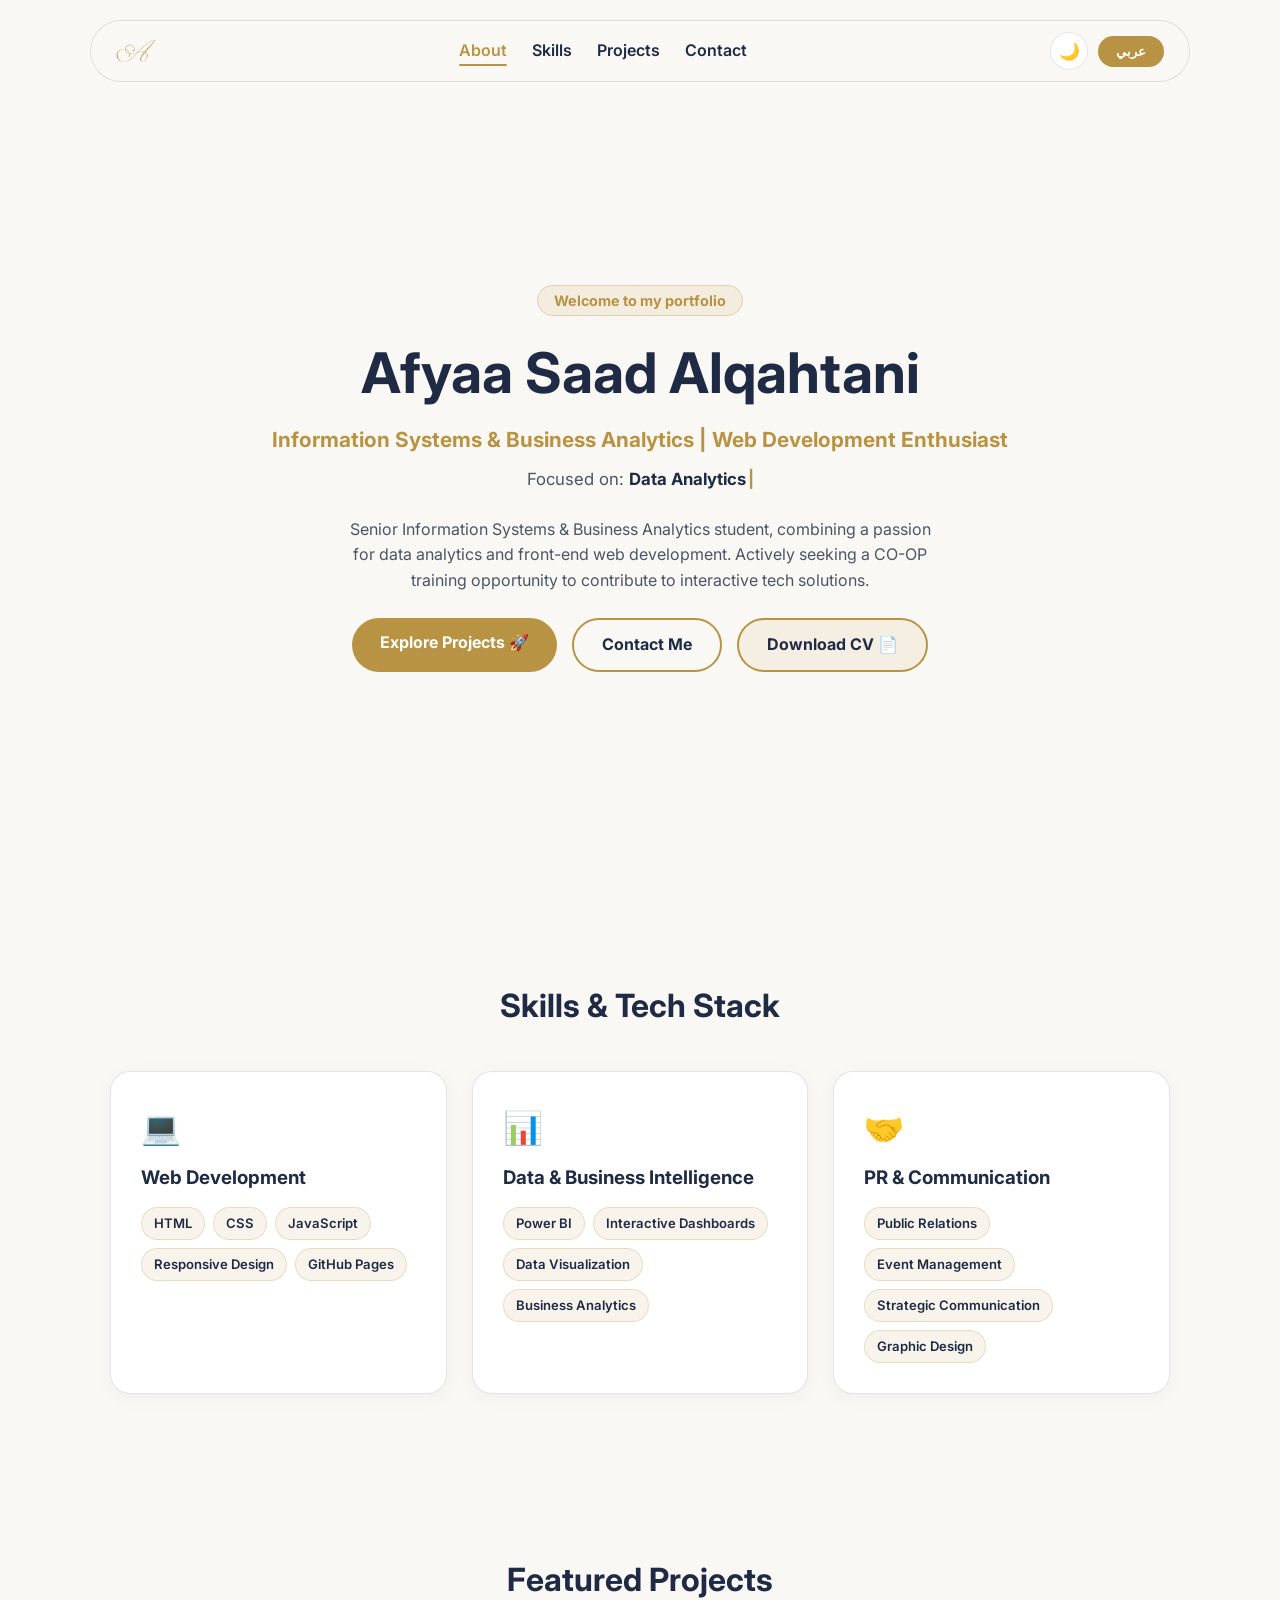
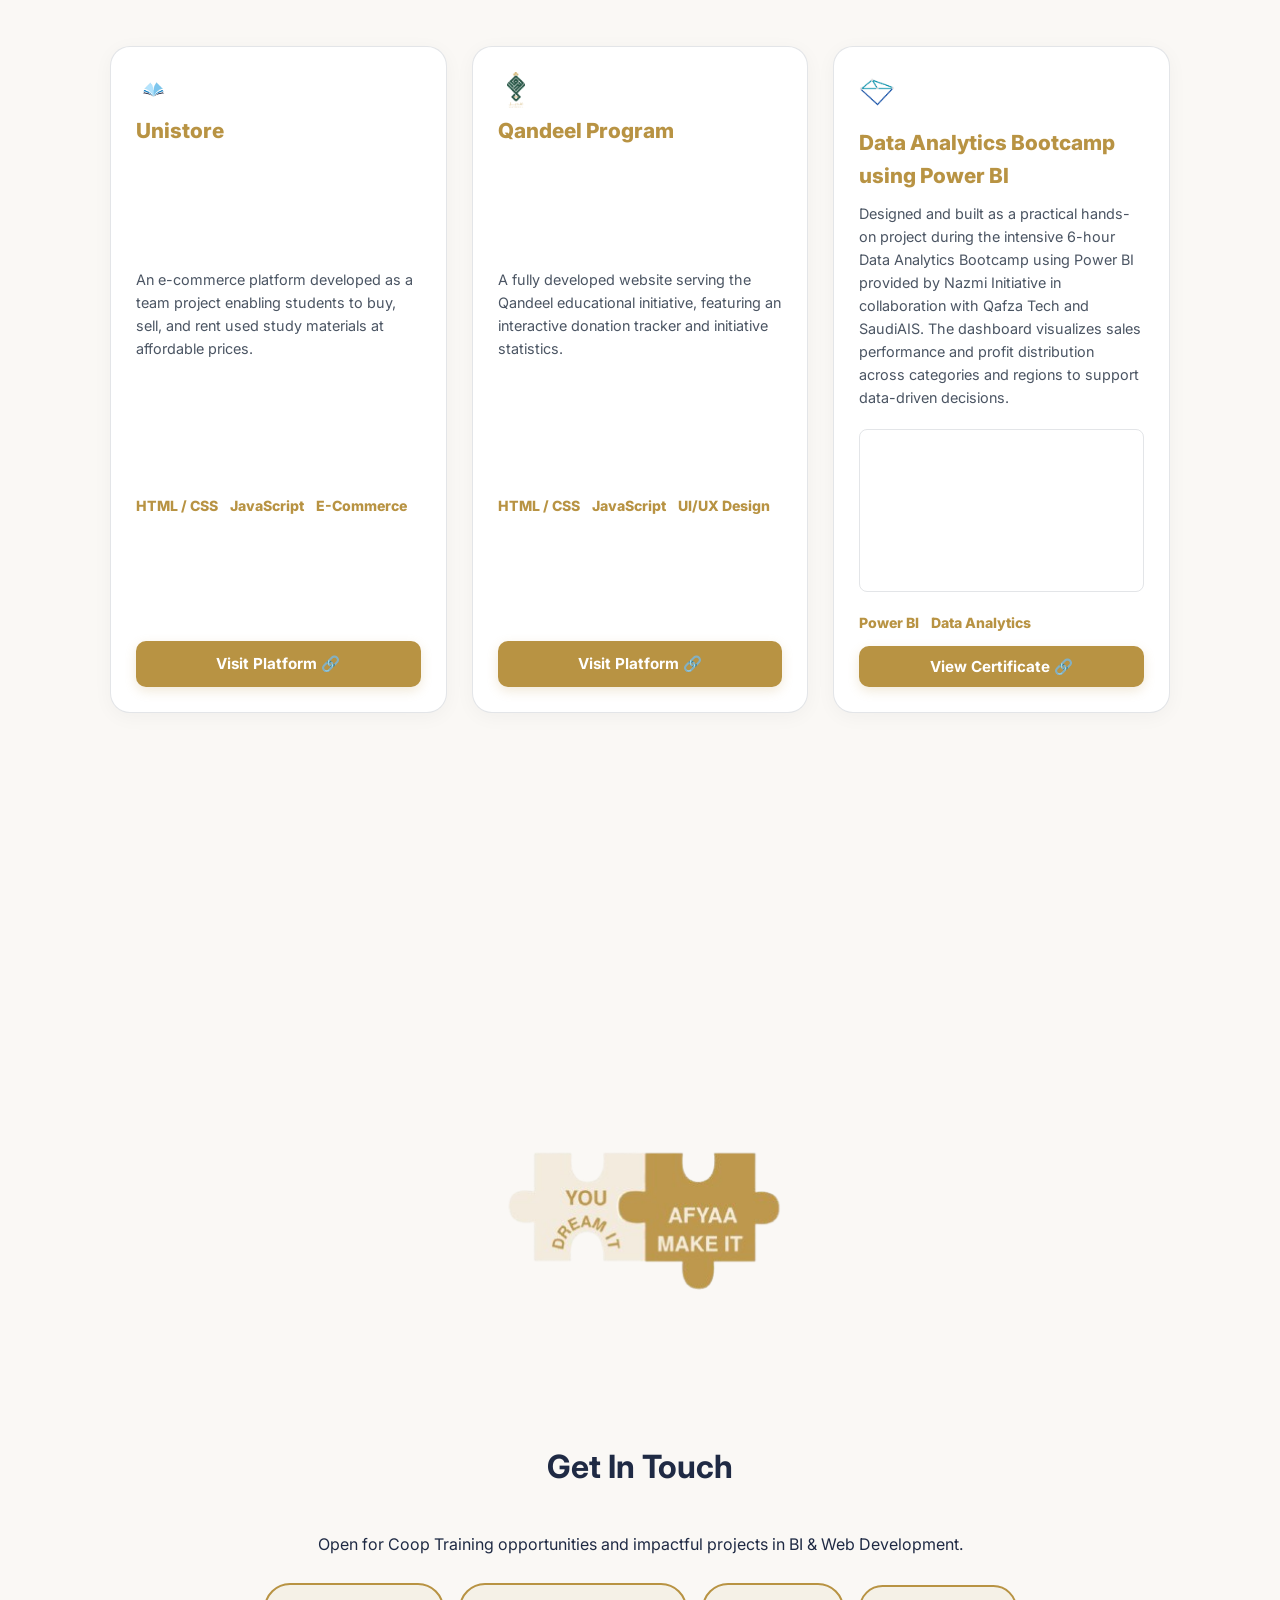
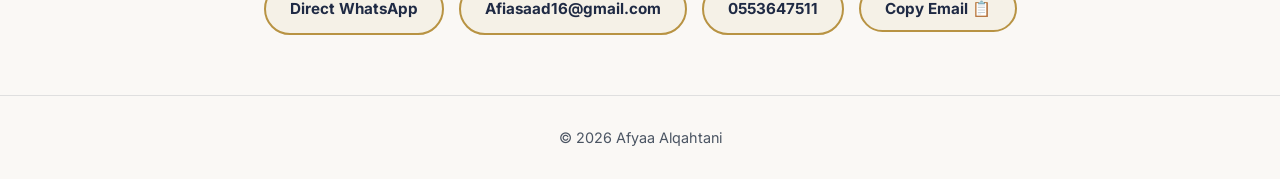
<file: index.html>
<!DOCTYPE html>
<html lang="en" dir="ltr">
<head>
    <meta charset="UTF-8">
    <meta name="viewport" content="width=device-width, initial-scale=1.0">
    <title>Afyaa Alqahtani - Portfolio</title>

    <!-- Google Fonts -->
    <link rel="preconnect" href="https://fonts.googleapis.com">
    <link rel="preconnect" href="https://fonts.gstatic.com" crossorigin>
    <link href="https://fonts.googleapis.com/css2?family=Inter:wght@400;600;700&family=Tajawal:wght@400;500;700;800&display=swap" rel="stylesheet">

    <!-- CSS -->
    <link rel="stylesheet" href="style.css">
</head>
<body class="light-mode">

    <!-- شريط تقدّم التمرير -->
    <div class="scroll-progress" id="scrollProgress"></div>

    <!-- Navbar -->
    <nav class="navbar">
        <div class="logo">
            <a href="#hero">
                <img src="photo_2026-08-21_16-17-37-removebg-preview.png" alt="AFYAA Logo" class="logo-img">
            </a>
        </div>

        <ul class="nav-links">
            <li><a href="#hero" data-ar="من أنا" data-en="About">About</a></li>
            <li><a href="#skills" data-ar="المهارات" data-en="Skills">Skills</a></li>
            <li><a href="#projects" data-ar="المشاريع" data-en="Projects">Projects</a></li>
            <li><a href="#contact" data-ar="التواصل" data-en="Contact">Contact</a></li>
        </ul>

        <div class="nav-controls">
            <button id="theme-toggle" class="theme-btn" type="button" aria-label="Toggle dark mode">🌙</button>
            <button id="lang-toggle" class="control-btn lang-btn">عربي</button>
        </div>
    </nav>

    <!-- 1. Hero Section -->
    <section id="hero" class="hero">
        <div class="hero-content">
            <span class="badge-tag" data-ar="مرحباً بك في معرض أعمالي" data-en="Welcome to my portfolio">Welcome to my portfolio</span>

            <h1 data-ar="أفياء سعد القحطاني" data-en="Afyaa Saad Alqahtani">Afyaa Saad Alqahtani</h1>

            <p class="subtitle" data-ar="نظم معلومات وتحليل الأعمال |  شغوفـة بتطوير الويب" data-en="Information Systems & Business Analytics | Web Development Enthusiast">
                Information Systems & Business Analytics | Web Development Enthusiast
            </p>

            <!-- سطر الكتابة التلقائية -->
            <p class="typed-line">
                <span data-ar="أهتم بـ:" data-en="Focused on:">Focused on:</span>
                <span class="typed-text" id="typedText"></span><span class="typed-cursor">|</span>
            </p>

            <p class="hero-desc"
               data-ar="طالبة في السنة الأخيرة بتخصص نظم المعلومات وتحليل الأعمال، أجمع بين شغف تحليل البيانات وبناء واجهات الويب الرقمية. أسعى لفرصة تدريب تعاوني أساهم من خلالها في تقديم حلول تقنية تفاعلية وأثري بها تجربتي المهنية."
               data-en="Senior Information Systems & Business Analytics student, combining a passion for data analytics and front-end web development. Actively seeking a CO-OP training opportunity to contribute to interactive tech solutions.">
                Senior Information Systems & Business Analytics student, combining a passion for data analytics and front-end web development. Actively seeking a CO-OP training opportunity to contribute to interactive tech solutions.
            </p>

            <div class="hero-btns">
                <a href="#projects" class="btn btn-primary" data-ar="استكشف الأعمال 🚀" data-en="Explore Projects 🚀">Explore Projects 🚀</a>
                <a href="#contact" class="btn btn-secondary" data-ar="تواصل معي" data-en="Contact Me">Contact Me</a>
                <a href="Afyaa CV.pdf" download class="btn btn-cv" data-ar="السيرة الذاتية 📄" data-en="Download CV 📄">Download CV 📄</a>
            </div>
        </div>
    </section>

    <!-- 2. Skills Section -->
    <section id="skills" class="skills-section">
        <h2 class="section-title" data-ar="المهارات والتقنيات" data-en="Skills & Tech Stack">Skills & Tech Stack</h2>
        <div class="skills-grid">
            <div class="skill-card">
                <div class="icon">💻</div>
                <h3 data-ar="تطوير الويب" data-en="Web Development">Web Development</h3>
                <div class="skill-chips">
                    <span>HTML</span><span>CSS</span><span>JavaScript</span><span>Responsive Design</span><span>GitHub Pages</span>
                </div>
            </div>
            <div class="skill-card">
                <div class="icon">📊</div>
                <h3 data-ar="تحليل البيانات و BI" data-en="Data & Business Intelligence">Data & Business Intelligence</h3>
                <div class="skill-chips">
                    <span>Power BI</span><span>Interactive Dashboards</span><span>Data Visualization</span><span>Business Analytics</span>
                </div>
            </div>
            <div class="skill-card">
                <div class="icon">🤝</div>
                <h3 data-ar="العلاقات العامة والتنظيم" data-en="PR & Communication">PR & Communication</h3>
                <div class="skill-chips">
                    <span>Public Relations</span><span>Event Management</span><span>Strategic Communication</span><span>Graphic Design</span>
                </div>
            </div>
        </div>
    </section>

    <!-- 3. Projects Section -->
    <section id="projects" class="projects-section">
        <h2 class="section-title" data-ar="أبرز المشاريع" data-en="Featured Projects">Featured Projects</h2>

        <div class="projects-grid">

            <!-- Unistore -->
            <div class="project-card project-unistore">
                <div class="project-header">
                    <div class="project-brand">
                        <img src="لوقو%20يوني.png" alt="Unistore Logo" class="project-logo" onerror="this.style.display='none'">
                    </div>
                    <h3>Unistore</h3>
                </div>

                <p class="project-desc"
                   data-ar="منصة إلكترونية تم تطويرها كـ مشروع جماعي تتيح للطلاب بيع وتأجير المستلزمات والكتب الدراسية المستعملة فيما بينهم بأسعار مناسبة."
                   data-en="An e-commerce platform developed as a team project enabling students to buy, sell, and rent used study materials at affordable prices.">
                   An e-commerce platform developed as a team project enabling students to buy, sell, and rent used study materials at affordable prices.
                </p>

                <div class="tech-tags">
                    <span>HTML / CSS </span>
                    <span> JavaScript</span>
                    <span> E-Commerce </span>
                </div>

                <div class="project-links">
                    <a href="https://wbaproject.github.io/Unistore/index.html" target="_blank" class="project-btn" data-ar="زيارة المنصة 🔗" data-en="Visit Platform 🔗">
                        Visit Platform 🔗
                    </a>
                </div>
            </div>

            <!-- Qandeel -->
            <div class="project-card project-qandeel">
                <div class="project-header">
                    <div class="project-brand">
                        <img src="شفاف%20%20قنديل.png" alt="Qandeel Logo" class="project-logo" onerror="this.style.display='none'">
                    </div>
                    <h3 data-ar="برنامج قنديل" data-en="Qandeel Program">Qandeel Program</h3>
                </div>

                <p class="project-desc"
                   data-ar="موقع إلكتروني تم تطويره بالكامل لخدمة مبادرة قنديل التعليمية والتربوية، يتضمن مؤشر دعم تفاعلي لحساب التبرعات وإحصائيات المبادرة."
                   data-en="A fully developed website serving the Qandeel educational initiative, featuring an interactive donation tracker and initiative statistics.">
                   A fully developed website serving the Qandeel educational initiative, featuring an interactive donation tracker and initiative statistics.
                </p>

                <div class="tech-tags">
                    <span>HTML / CSS</span>
                    <span>JavaScript </span>
                    <span>UI/UX Design</span>
                </div>

                <div class="project-links">
                    <a href="https://qandeel-fund.github.io/qandeel/" target="_blank" class="project-btn" data-ar="زيارة المنصة 🔗" data-en="Visit Platform 🔗">
                        Visit Platform 🔗
                    </a>
                </div>
            </div>

            <!-- PowerBI -->
            <div class="project-card powerbi-theme">
                <div class="project-header-type">
                    <img src="نظممي.png" alt="Nazmi Logo" class="project-card-logo">
                </div>

                <h3 class="pbi-title" data-ar="معسكر تحليل البيانات باستخدام Power BI" data-en="Data Analytics Bootcamp using Power BI">
                    Data Analytics Bootcamp using Power BI
                </h3>

                <p class="project-desc"
                   data-ar="تم بناء وتصميم هذه اللوحة التفاعلية كتطبيق عملي متميز ضمن معسكر تحليل البيانات باستخدام Power BI (بواقع 6 ساعات تدريبية) المقدم من مبادرة نظمي بالتعاون مع Qafza Tech و SaudiAIS، حيث تعكس أداء المبيعات وحجم الأرباح وتوزيعها حسب الفئات والأقاليم لتمكين متخذي القرار من قراءة البيانات بفاعلية."
                   data-en="Designed and built as a practical hands-on project during the intensive 6-hour Data Analytics Bootcamp using Power BI provided by Nazmi Initiative in collaboration with Qafza Tech and SaudiAIS. The dashboard visualizes sales performance and profit distribution across categories and regions to support data-driven decisions.">
                    Designed and built as a practical hands-on project during the intensive 6-hour Data Analytics Bootcamp using Power BI provided by Nazmi Initiative in collaboration with Qafza Tech and SaudiAIS. The dashboard visualizes sales performance and profit distribution across categories and regions to support data-driven decisions.
                </p>

                <div class="powerbi-wrapper">
                    <iframe title="Sales & Profitability Dashboard"
                            src="https://app.powerbi.com/view?r=eyJrIjoiNzE5OWY2OTYtNTY0ZC00ODJiLWJjOTEtZjljZTA5YTAxY2NlIiwidCI6IjJjODZiYmZjLThkMDQtNDFmZi1hODNhLTk0MmYwNzVlMGY2MCIsImMiOjl9"
                            frameborder="0"
                            allowFullScreen="true">
                    </iframe>
                </div>

                <div class="pbi-tech-tags">
                    <span>Power BI</span>
                    <span>Data Analytics</span>
                </div>

                <button type="button" onclick="openCertModal()" class="pbi-btn" data-ar="عرض شهادة المعسكر 🔗" data-en="View Certificate 🔗">
                    View Certificate 🔗
                </button>
            </div>

            <div id="certModal" class="cert-modal">
                <div class="cert-modal-content">
                    <span class="cert-close-btn" onclick="closeCertModal()">&times;</span>
                    <img src="أفياء بنت سعد القحطاني.png" alt="Certificate" class="cert-img">
                </div>
            </div>

        </div>
    </section>

    <!-- 4. Contact Section -->
    <section id="contact" class="contact-section">
        <img src="YOU DREAM IT.png" alt="Contact Icon" class="contact-main-icon puzzle-img">

        <h2 class="section-title" data-ar="تواصل معي" data-en="Get In Touch">Get In Touch</h2>
        <p data-ar="مهتمة بفرص التدريب التعاوني والأنشطة التنافسية في تحليل البيانات وتطوير الويب." data-en="Open for Coop Training opportunities and impactful projects in BI & Web Development.">
            Open for Coop Training opportunities and impactful projects in BI & Web Development.
        </p>

        <div class="contact-links">
            <a href="https://wa.me/966553647511?text=مرحبـًا%20أفياء،%20اطلعت%20على%20معرض%20أعمالكِ%20وأود%20التواصل%20معكِ%20بخصوص%20فرصة%20تدريب%20تعاوني."
               target="_blank"
               class="contact-btn"
               data-ar="واتس اب مباشر"
               data-en="Direct WhatsApp">
               Direct WhatsApp
            </a>
            <a href="mailto:Afiasaad16@gmail.com" class="contact-btn">Afiasaad16@gmail.com</a>
            <a href="tel:0553647511" class="contact-btn">0553647511</a>
            <button type="button" class="contact-btn copy-email-btn" data-email="Afiasaad16@gmail.com" data-ar="نسخ الإيميل 📋" data-en="Copy Email 📋">Copy Email 📋</button>
        </div>
    </section>

    <!-- زر العودة للأعلى -->
    <button type="button" class="back-to-top" id="backToTop" aria-label="Back to top">↑</button>

    <!-- رسالة التأكيد (Toast) -->
    <div class="toast" id="toast" role="status" aria-live="polite"></div>

    <!-- Footer -->
    <footer>
        <p data-ar="© 2026 أفياء القحطاني" data-en="© 2026 Afyaa Alqahtani">
            © 2026 Afyaa Alqahtani
        </p>
    </footer>

    <!-- JS -->
    <script src="script.js"></script>
</body>
</html>
</file>
<file: style.css>
/* ==========================================
   1. المتغيرات والضبط الافتراضي (English / LTR First)
   ========================================== */
:root {
    --bg-color: #FAF8F5;
    --card-bg: #FFFFFF;
    --text-color: #1F2A44;
    --text-muted: #4B5563;
    --accent-gold: #B89343;
    --nav-bg: rgba(250, 248, 245, 0.85);
    --border-color: rgba(31, 42, 68, 0.12);
}

* {
    margin: 0;
    padding: 0;
    box-sizing: border-box;
    scroll-behavior: smooth;
}

/* الوضع الافتراضي للغة الإنجليزية */
html, body {
    direction: ltr;
    text-align: left;
    background-color: var(--bg-color);
    color: var(--text-color);
    font-family: 'Tajawal', sans-serif;
    line-height: 1.6;
}

/* ==========================================
   2. التحكم بالاتجاهات (اللغات)
   ========================================== */

/* عند تفعيل اللغة العربية */
html[lang="ar"],
body.ar-mode {
    direction: rtl !important;
    text-align: right !important;
}

/* محاذاة عناصر العربية */
html[lang="ar"] .project-card,
html[lang="ar"] .project-card h3,
html[lang="ar"] .project-desc,
body.ar-mode .project-card,
body.ar-mode .project-card h3,
body.ar-mode .project-desc {
    text-align: right !important;
}

html[lang="ar"] .project-header-type,
body.ar-mode .project-header-type {
    direction: rtl !important;
    justify-content: flex-start !important;
}

/* ==========================================
   3. النافبار (الهيدر)
   ========================================== */
.navbar {
    position: fixed;
    top: 20px;
    left: 50%;
    transform: translateX(-50%);
    width: 90%;
    max-width: 1100px;
    background: var(--nav-bg);
    backdrop-filter: blur(12px);
    border: 1px solid var(--border-color);
    border-radius: 50px;
    padding: 10px 25px;
    display: flex !important;
    justify-content: space-between !important;
    align-items: center !important;
    z-index: 1000;
}

.logo-img {
    height: 40px;
    width: auto;
    display: block;
    transition: transform 0.3s ease;
}

.logo-img:hover {
    transform: scale(1.05);
}

.logo {
    font-weight: 800;
    font-size: 1.5rem;
    color: var(--text-color);
}

.logo span {
    color: var(--accent-gold);
}

.nav-links {
    list-style: none !important;
    display: flex !important;
    align-items: center !important;
    gap: 25px !important;
    padding: 0 !important;
    margin: 0 !important;
}

.nav-links a {
    text-decoration: none !important;
    color: var(--text-color) !important;
    font-weight: 600;
    transition: color 0.3s;
}

.nav-links a:hover {
    color: var(--accent-gold) !important;
}

.nav-controls {
    display: flex;
    align-items: center;
}

/* تنسيق زر تغيير اللغة */
.lang-btn {
    background: var(--accent-gold) !important;
    color: #ffffff !important;
    border: none !important;
    padding: 8px 18px !important;
    border-radius: 20px !important;
    font-weight: bold !important;
    cursor: pointer !important;
    transition: all 0.3s ease !important;
}

.lang-btn:hover {
    opacity: 0.9;
    transform: scale(1.05);
}

/* ==========================================
   4. الهيرو والأقسام
   ========================================== */
.hero {
    min-height: 100vh;
    display: flex;
    align-items: center;
    justify-content: center;
    text-align: center;
    padding: 120px 20px 60px;
}

.badge-tag {
    background: rgba(184, 147, 67, 0.12);
    color: var(--accent-gold);
    padding: 6px 16px;
    border-radius: 20px;
    font-size: 0.9rem;
    font-weight: bold;
    border: 1px solid rgba(184, 147, 67, 0.3);
}

.hero h1 {
    font-size: 3.5rem;
    margin: 15px 0 5px;
    color: var(--text-color);
}

.subtitle {
    font-size: 1.3rem;
    color: var(--accent-gold);
    font-weight: 700;
}

.hero-desc {
    max-width: 600px;
    margin: 20px auto;
    color: var(--text-muted);
}

.hero-btns {
    display: flex;
    gap: 15px;
    justify-content: center;
    margin-top: 25px;
}

.btn {
    padding: 12px 28px;
    border-radius: 30px;
    text-decoration: none;
    font-weight: bold;
    transition: 0.3s;
}

.btn-primary {
    background: var(--accent-gold);
    color: #ffffff;
}

.btn-secondary {
    border: 2px solid var(--accent-gold);
    color: var(--text-color);
}

.btn-cv {
    border: 2px solid var(--accent-gold);
    background: rgba(184, 147, 67, 0.1);
    color: var(--text-color);
}

.btn-cv:hover {
    background: var(--accent-gold);
    color: #ffffff;
    transform: translateY(-3px);
    box-shadow: 0 10px 20px rgba(184, 147, 67, 0.25);
}

.btn:hover {
    transform: translateY(-3px);
    box-shadow: 0 10px 20px rgba(184, 147, 67, 0.2);
}

section {
    padding: 80px 20px;
    max-width: 1100px;
    margin: auto;
}

.section-title {
    text-align: center;
    font-size: 2rem;
    margin-bottom: 40px;
    color: var(--text-color);
}

/* المهارات */
.skills-grid {
    display: grid;
    grid-template-columns: repeat(auto-fit, minmax(300px, 1fr));
    gap: 25px;
}

.skill-card {
    background: var(--card-bg);
    padding: 30px;
    border-radius: 20px;
    border: 1px solid var(--border-color);
    box-shadow: 0 4px 20px rgba(0, 0, 0, 0.04);
    transition: 0.4s ease;
    opacity: 1 !important;
    transform: translateY(0) !important;
}

.skill-card:hover {
    transform: translateY(-8px) !important;
    border-color: var(--accent-gold);
}

/* ==========================================
   5. كروت المشاريع
   ========================================== */
.projects-grid {
    display: grid;
    grid-template-columns: repeat(auto-fit, minmax(300px, 1fr));
    gap: 25px;
}

.project-card,
.project-card.project-qandeel,
.project-card.project-unistore,
.project-card.powerbi-theme {
    background: var(--card-bg) !important;
    border: 1px solid var(--border-color) !important;
    border-radius: 20px;
    padding: 25px;
    text-align: left !important;
    display: flex;
    flex-direction: column;
    justify-content: space-between;
    height: auto !important;
    transition: all 0.3s ease;
    box-shadow: 0 4px 20px rgba(0, 0, 0, 0.04);
    opacity: 1 !important;
    transform: translateY(0) !important;
}

.project-card:hover {
    transform: translateY(-6px) !important;
    border-color: var(--accent-gold) !important;
}

.project-header-type {
    display: flex;
    flex-direction: row !important;
    justify-content: flex-start !important;
    align-items: center !important;
    gap: 10px;
    margin-bottom: 12px;
}

.project-type-text {
    color: var(--accent-gold) !important;
    font-size: 0.9rem;
    font-weight: 600;
    line-height: 1;
}

.project-card-logo,
.project-logo {
    width: 36px !important;
    height: 36px !important;
    object-fit: contain;
    background: transparent !important;
    border-radius: 0 !important;
    padding: 0 !important;
    box-shadow: none !important;
    flex-shrink: 0;
    display: block;
}

.project-card h3,
.project-card .pbi-title {
    color: var(--accent-gold) !important;
    font-size: 1.3rem !important;
    font-weight: 800 !important;
    margin: 6px 0 10px 0;
    text-align: left !important;
}

.project-desc {
    text-align: left !important;
    font-size: 0.9rem;
    line-height: 1.6;
    color: var(--text-muted) !important;
    margin-bottom: 12px;
}

.tech-tags,
.pbi-tech-tags {
    display: flex;
    gap: 12px;
    justify-content: flex-start;
    flex-wrap: wrap;
    margin: 12px 0 !important;
}

.tech-tags span,
.pbi-tech-tags span {
    background: transparent !important;
    border: none !important;
    color: var(--accent-gold) !important;
    font-weight: 800 !important;
    font-size: 0.88rem !important;
    padding: 0 !important;
}

.project-card .project-btn,
.project-card .pbi-btn {
    display: flex;
    align-items: center;
    justify-content: center;
    gap: 8px;
    width: 100%;
    padding: 11px 0;
    background-color: var(--accent-gold) !important;
    color: #ffffff !important;
    font-family: inherit;
    font-size: 0.95rem;
    font-weight: 700;
    border: none;
    border-radius: 10px;
    cursor: pointer;
    text-decoration: none;
    box-shadow: 0 4px 12px rgba(184, 147, 67, 0.2);
    transition: all 0.3s ease;
}

.project-card .project-btn:hover,
.project-card .pbi-btn:hover {
    background-color: #a07f38 !important;
    color: #ffffff !important;
    transform: translateY(-2px) !important;
    box-shadow: 0 6px 15px rgba(184, 147, 67, 0.3);
}

.powerbi-wrapper {
    position: relative;
    width: 100%;
    padding-top: 56.25%;
    border-radius: 8px;
    overflow: hidden;
    margin: 8px 0;
    border: 1px solid var(--border-color);
}

.powerbi-wrapper iframe {
    position: absolute;
    top: 0;
    left: 0;
    width: 100%;
    height: 100%;
    border: none;
}

/* ==========================================
   6. النافذة المنبثقة للشهادات
   ========================================== */
.cert-modal {
    display: none;
    position: fixed;
    z-index: 99999;
    top: 0;
    left: 0;
    width: 100vw;
    height: 100vh;
    background-color: rgba(0, 0, 0, 0.8);
    backdrop-filter: blur(8px);
    padding: 20px;
    box-sizing: border-box;
}

.cert-modal.show,
.cert-modal.active {
    display: flex !important;
    justify-content: center;
    align-items: center;
}

.cert-modal-content {
    position: relative;
    width: 100%;
    max-width: 1000px;
    margin: auto;
    display: flex;
    justify-content: center;
    align-items: center;
}

.cert-modal-content img,
.cert-img {
    width: auto !important;
    max-width: 100% !important;
    height: auto !important;
    max-height: 82vh !important;
    object-fit: contain !important;
    border-radius: 10px;
    box-shadow: 0 10px 30px rgba(0, 0, 0, 0.3);
}

.cert-close-btn {
    position: absolute;
    top: -40px;
    right: 0;
    color: #ffffff;
    font-size: 32px;
    font-weight: bold;
    cursor: pointer;
    line-height: 1;
    transition: color 0.2s, transform 0.2s;
}

.cert-close-btn:hover {
    color: var(--accent-gold);
    transform: scale(1.1);
}

/* ==========================================
   7. التواصل وتنسيق الأزرار
   ========================================== */
.contact-section {
    text-align: center;
    padding: 60px 20px;
}

.contact-section img,
.contact-main-icon,
img.contact-main-icon {
    width: 90px !important;
    height: 90px !important;
    min-width: 90px !important;
    min-height: 90px !important;
    max-width: none !important;
    max-height: none !important;
    object-fit: contain !important;
    margin: 0 auto 20px auto !important;
    display: block !important;
}

.contact-links {
    display: flex !important;
    justify-content: center !important;
    align-items: center !important;
    gap: 15px !important;
    flex-wrap: wrap !important;
    margin-top: 25px !important;
}

.contact-links a,
.contact-btn {
    display: inline-flex !important;
    align-items: center !important;
    justify-content: center !important;
    padding: 12px 24px !important;
    border: 2px solid var(--accent-gold) !important;
    background: rgba(184, 147, 67, 0.08) !important;
    color: var(--text-color) !important;
    border-radius: 30px !important;
    font-weight: 700 !important;
    font-size: 0.95rem !important;
    text-decoration: none !important;
    transition: all 0.3s ease !important;
    box-shadow: none !important;
}

.contact-links a:hover,
.contact-btn:hover {
    background: var(--accent-gold) !important;
    color: #ffffff !important;
    transform: translateY(-3px) !important;
    box-shadow: 0 8px 20px rgba(184, 147, 67, 0.25) !important;
}

footer {
    text-align: center;
    padding: 30px;
    color: var(--text-muted);
    font-size: 0.9rem;
    border-top: 1px solid var(--border-color);
}

/* ==========================================
   8. استجابة الجوال (Media Query)
   ========================================== */
@media (max-width: 768px) {
    .navbar {
        top: 10px;
        padding: 8px 15px !important;
        width: 95%;
    }

    .nav-links {
        gap: 12px !important;
    }

    .nav-links a {
        font-size: 0.8rem !important;
    }

    .lang-btn {
        padding: 6px 14px !important;
        font-size: 0.75rem !important;
    }

    .hero {
        padding: 100px 15px 40px;
    }

    .hero h1 {
        font-size: 2rem !important;
        margin: 10px 0 5px;
    }

    .subtitle {
        font-size: 1rem !important;
    }

    .hero-desc {
        font-size: 0.88rem !important;
        line-height: 1.5;
        margin: 12px auto;
    }

    .badge-tag {
        font-size: 0.75rem;
        padding: 4px 12px;
    }

    .hero-btns {
        flex-direction: row;
        flex-wrap: wrap;
        gap: 8px;
        margin-top: 18px;
    }

    .btn {
        padding: 8px 14px !important;
        font-size: 0.8rem !important;
        border-radius: 20px !important;
    }

    .cert-modal-content img,
    .cert-img {
        max-height: 75vh !important;
    }

    .contact-section img,
    .contact-main-icon,
    img.contact-main-icon {
        width: 70px !important;
        height: 70px !important;
        min-width: 70px !important;
        min-height: 70px !important;
    }
}
/* تنزيل صورة البزل وتقريبها من العنوان */
.contact-section .puzzle-img {
    width: 450px !important;              /* الحجم الممتاز */
    max-width: 90% !important;
    height: auto !important;
    display: block !important;
    margin-top: 60px !important;         /* تنزيل الصورة لأسفل */
    margin-bottom: -35px !important;      /* سحب العنوان لأعلى باتجاه الصورة */
    margin-left: auto !important;
    margin-right: auto !important;
    object-fit: contain !important;
}

/* إزالة أي مساحة زائدة فوق العنوان */
.contact-section .section-title {
    margin-top: 0 !important;
    padding-top: 0 !important;
}

/* التناسق على الجوال */
@media (max-width: 768px) {
    .contact-section .puzzle-img {
        width: 350px !important;
        margin-top: 50px !important;     /* مسافة تنزيل مناسبة للشاشة الصغيرة */
        margin-bottom: -50px !important;
    }
}

/* ==========================================
   9. الإضافات التفاعلية الجديدة
   ========================================== */

/* ---------- الوضع الليلي ---------- */
body.dark-mode {
    --bg-color: #12161F;
    --card-bg: #1B2130;
    --text-color: #EDE9E2;
    --text-muted: #A9B0BD;
    --accent-gold: #D4AF5E;
    --nav-bg: rgba(18, 22, 31, 0.85);
    --border-color: rgba(237, 233, 226, 0.12);
}
html, body, .navbar, .skill-card, .project-card, footer {
    transition: background-color 0.4s ease, color 0.4s ease, border-color 0.4s ease;
}

/* زر الوضع الليلي */
.nav-controls { gap: 10px; }
.theme-btn {
    width: 38px;
    height: 38px;
    border-radius: 50%;
    border: 1px solid var(--border-color);
    background: var(--card-bg);
    font-size: 1.05rem;
    cursor: pointer;
    display: grid;
    place-items: center;
    transition: transform 0.4s ease, border-color 0.3s;
}
.theme-btn:hover {
    transform: rotate(25deg) scale(1.08);
    border-color: var(--accent-gold);
}

/* ---------- شريط تقدّم التمرير ---------- */
.scroll-progress {
    position: fixed;
    top: 0;
    left: 0;
    height: 4px;
    width: 0;
    background: linear-gradient(90deg, var(--accent-gold), #E6C77E);
    z-index: 2000;
    transition: width 0.1s linear;
}
html[dir="rtl"] .scroll-progress { left: auto; right: 0; }

/* النافبار تصير أوضح بعد التمرير */
.navbar.scrolled {
    box-shadow: 0 8px 30px rgba(0, 0, 0, 0.08);
}

/* ---------- الرابط النشط في النافبار ---------- */
.nav-links a { position: relative; }
.nav-links a::after {
    content: '';
    position: absolute;
    left: 50%;
    bottom: -6px;
    width: 0;
    height: 2px;
    background: var(--accent-gold);
    border-radius: 2px;
    transform: translateX(-50%);
    transition: width 0.3s ease;
}
.nav-links a:hover::after,
.nav-links a.active::after { width: 100%; }
.nav-links a.active { color: var(--accent-gold) !important; }

/* ---------- الكتابة التلقائية ---------- */
.typed-line {
    margin-top: 10px;
    font-size: 1.05rem;
    color: var(--text-muted);
    min-height: 1.8em;   /* يمنع اهتزاز الصفحة أثناء الكتابة */
}
.typed-text {
    color: var(--text-color);
    font-weight: 700;
}
.typed-cursor {
    color: var(--accent-gold);
    font-weight: 700;
    margin-inline-start: 2px;
    animation: blink 0.9s steps(1) infinite;
}
@keyframes blink { 50% { opacity: 0; } }

/* ---------- ظهور العناصر عند التمرير ---------- */
.js-reveal .reveal {
    transition: opacity 0.7s ease, transform 0.7s ease, border-color 0.3s ease, box-shadow 0.3s ease !important;
}
.js-reveal .reveal:not(.is-visible) {
    opacity: 0 !important;
    transform: translateY(35px) !important;
}

/* ---------- شرائح المهارات ---------- */
.skill-card .icon {
    font-size: 2rem;
    margin-bottom: 10px;
    display: inline-block;
    transition: transform 0.4s ease;
}
.skill-card:hover .icon { transform: scale(1.2) rotate(-8deg); }
.skill-card h3 { margin-bottom: 14px; }

.skill-chips {
    display: flex;
    flex-wrap: wrap;
    gap: 8px;
}
.skill-chips span {
    padding: 5px 12px;
    border-radius: 20px;
    font-size: 0.82rem;
    font-weight: 600;
    color: var(--text-color);
    background: rgba(184, 147, 67, 0.1);
    border: 1px solid rgba(184, 147, 67, 0.25);
    transition: all 0.25s ease;
    cursor: default;
}
.skill-chips span:hover {
    background: var(--accent-gold);
    color: #ffffff;
    transform: translateY(-2px);
}

/* ---------- ميلان الكروت + لمعة تتبع الماوس ---------- */
.skill-card, .project-card { position: relative; overflow: hidden; }
.skill-card.tilting,
.project-card.tilting {
    transform: perspective(900px) rotateX(var(--rx, 0deg)) rotateY(var(--ry, 0deg)) translateY(-6px) !important;
    transition: transform 0.1s ease-out, border-color 0.3s !important;
}
.skill-card::before,
.project-card::before {
    content: '';
    position: absolute;
    inset: 0;
    background: radial-gradient(circle at var(--mx, 50%) var(--my, 50%), rgba(184, 147, 67, 0.14), transparent 55%);
    opacity: 0;
    transition: opacity 0.3s ease;
    pointer-events: none;
}
.skill-card.tilting::before,
.project-card.tilting::before { opacity: 1; }

/* ---------- زر العودة للأعلى ---------- */
.back-to-top {
    position: fixed;
    bottom: 25px;
    right: 25px;
    width: 46px;
    height: 46px;
    border-radius: 50%;
    border: none;
    background: var(--accent-gold);
    color: #ffffff;
    font-size: 1.3rem;
    font-weight: bold;
    cursor: pointer;
    box-shadow: 0 6px 18px rgba(184, 147, 67, 0.35);
    opacity: 0;
    visibility: hidden;
    transform: translateY(20px);
    transition: all 0.3s ease;
    z-index: 1500;
}
.back-to-top.show { opacity: 1; visibility: visible; transform: translateY(0); }
.back-to-top:hover { transform: translateY(-4px); }
html[dir="rtl"] .back-to-top { right: auto; left: 25px; }

/* ---------- رسالة التأكيد ---------- */
.toast {
    position: fixed;
    bottom: 30px;
    left: 50%;
    transform: translate(-50%, 30px);
    background: var(--text-color);
    color: var(--bg-color);
    padding: 12px 24px;
    border-radius: 30px;
    font-weight: 700;
    font-size: 0.95rem;
    opacity: 0;
    pointer-events: none;
    transition: all 0.35s ease;
    z-index: 3000;
}
.toast.show { opacity: 1; transform: translate(-50%, 0); }

/* زر النسخ يرث خط الصفحة */
.copy-email-btn { font-family: inherit; cursor: pointer; }

/* ---------- حركة فتح نافذة الشهادة ---------- */
.cert-modal.show { animation: fadeIn 0.3s ease; }
.cert-modal.show .cert-modal-content { animation: zoomIn 0.35s ease; }
@keyframes fadeIn { from { opacity: 0; } to { opacity: 1; } }
@keyframes zoomIn { from { transform: scale(0.85); opacity: 0; } to { transform: scale(1); opacity: 1; } }

/* ---------- الجوال ---------- */
@media (max-width: 768px) {
    .theme-btn { width: 32px; height: 32px; font-size: 0.9rem; }
    .nav-controls { gap: 6px; }
    .typed-line { font-size: 0.9rem; }
    .back-to-top { width: 40px; height: 40px; bottom: 18px; right: 18px; }
    html[dir="rtl"] .back-to-top { left: 18px; }
}
@media (max-width: 480px) {
    .navbar { padding: 8px 10px !important; }
    .nav-links { gap: 7px !important; }
    .nav-links a { font-size: 0.7rem !important; }
    .logo-img { height: 28px; }
    .theme-btn { width: 28px; height: 28px; font-size: 0.8rem; }
    .lang-btn { padding: 5px 10px !important; font-size: 0.7rem !important; }
}

/* احترام خيار "تقليل الحركة" في جهاز الزائر */
@media (prefers-reduced-motion: reduce) {
    *, *::before, *::after {
        animation: none !important;
        transition: none !important;
        scroll-behavior: auto !important;
    }
}
</file>
